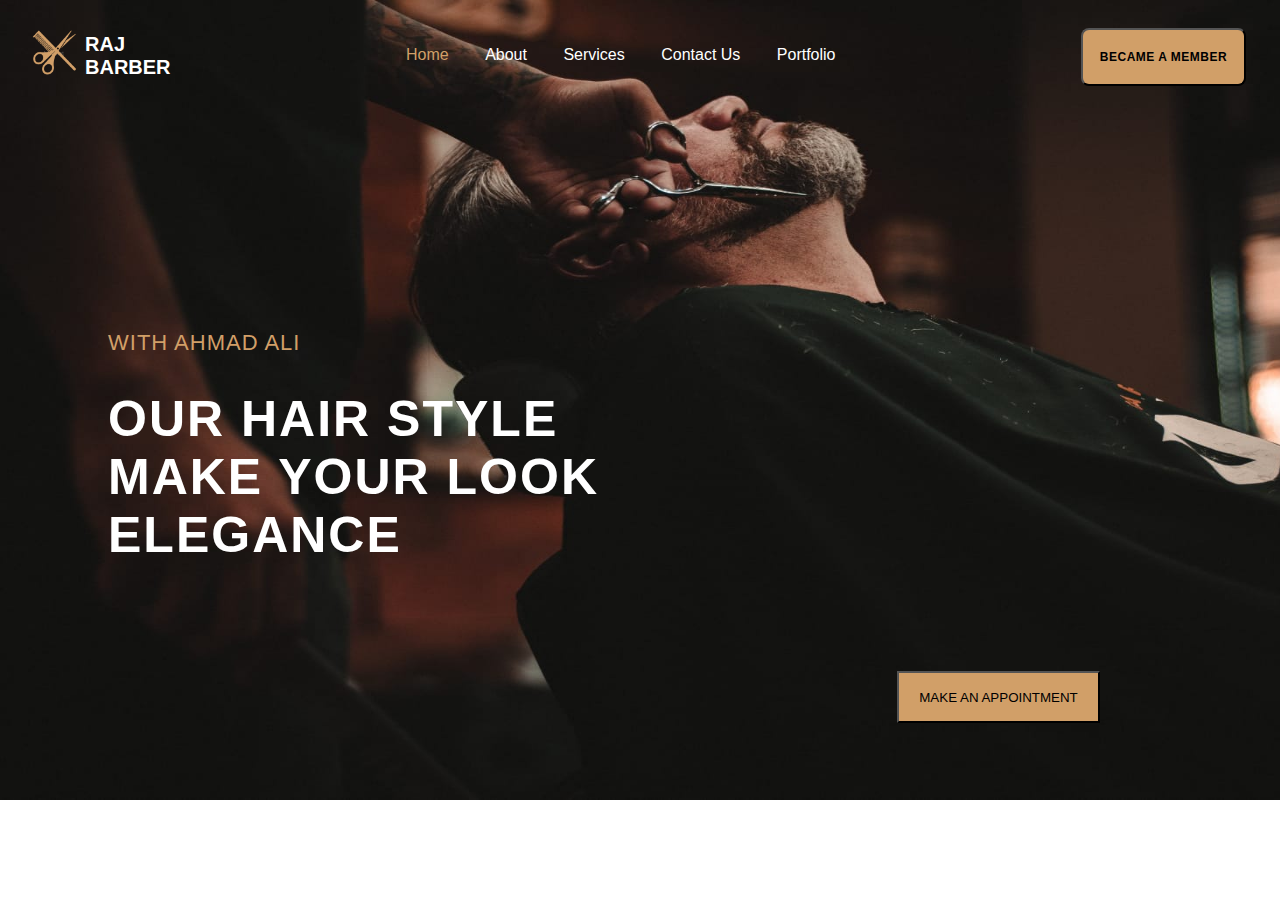
<file: basic barber website/index.html>
<!DOCTYPE html>
<html lang="en">

<head>
    <meta charset="UTF-8">
    <meta http-equiv="X-UA-Compatible" content="IE=edge">
    <meta name="viewport" content="width=device-width, initial-scale=1.0">
    <title>Raj Barber</title>
    <link rel="stylesheet" href="style.css">

    <style>
        body {
            background-image: url('img/bg2.jpeg');
            background-size: 1400px 800px;
            font-family: Arial, Helvetica, sans-serif;
            margin: 0px;
            padding: 0px;
            color: white;
            background-repeat: no-repeat;
        }
    </style>
</head>

<body>
    <header class="top">
        <a href="#">
            <div class="left">
                <img src="img/logo2.png" alt="logo">
                <h4 class="web-name">RAJ <br> BARBER</h4>
            </div>
        </a>
        <div class="mid">
            <ul class="navbar">
                <li><a href="#" class="active">Home</a> </li>
                <li><a href="#">About</a> </li>
                <li><a href="#">Services</a> </li>
                <li><a href="#">Contact Us</a> </li>
                <li><a href="#">Portfolio</a> </li>

            </ul>
        </div>
        <div class="right">
            <button class="btn"> BECAME A MEMBER</button>
        </div>
    </header>
    <div class="container">
        <span class="txt">WITH AHMAD ALI</span>
        <h1 id="heading">OUR HAIR STYLE MAKE YOUR LOOK ELEGANCE</h1>

        <div class="btn2">
            <button>MAKE AN APPOINTMENT</button>
        </div>
    </div>


</body>

</html>
</file>
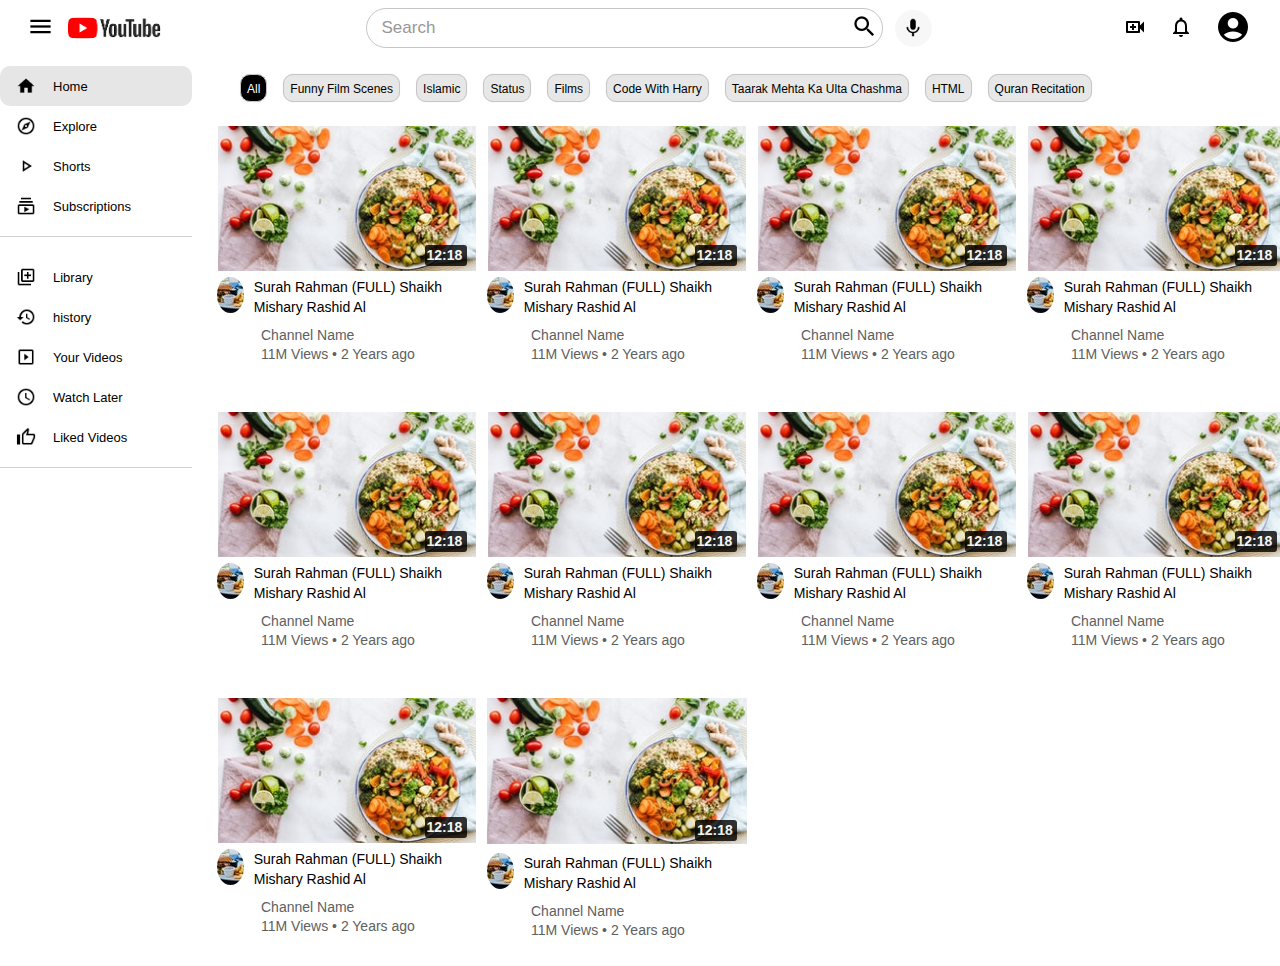
<file: basic youtube clone/index.html>
<!DOCTYPE html>
<html lang="en">

<head>
    <meta charset="UTF-8">
    <meta http-equiv="X-UA-Compatible" content="IE=edge">
    <meta name="viewport" content="width=device-width, initial-scale=1.0">
    <title>Youtube Clone</title>
    <link rel="stylesheet" href="style.css">
</head>

<body>
    <!-- Navbar -->
    <nav class="flexdiv">
        <div class="left flexdiv">
            <div class="menu-icon">
                <img src="img/menu-18.png" alt="">
            </div>
            <div class="logo">
                <img src="img/yt-logo.png" alt="">
            </div>
        </div>
        <div class="mid flexdiv">
            <div class="searchbox flexdiv">
                <input type="text" placeholder="Search">
                <div class="searchbtn">
                   <img src="img/search-18.png" alt="">
                </div>
            </div>
            <div class="mic-icon flexdiv">
                <img src="img/mic-18.png" alt="">
            </div>
        </div>
        <div class="right flexdiv">
            <div class="videocall-icon">
                <img src="img/videocall-24.png" alt="">
            </div>
            <div class="noti-icon">
                <img src="img/noti-24.png" alt="">
            </div>
            <div class="acc-icon">
                <img src="img/acc-24.png" alt="">
            </div>
        </div>
    </nav>
    <!-- End Navbar -->
    <!-- main-section -->
    <section id="main-section">
        <aside id="side-menu" class="flexdiv">
            <div class="items flexdiv">
                <div class="item" id="item-home">
                    <div>
                        <img src="img/home-18.png" alt="">
                    </div>
                    <span>Home</span>
                </div>
                <div class="item">
                    <div>
                        <img src="img/explorer-24.png" alt="">
                    </div>
                    <span>Explore</span>
                </div>
                <div class="item">
                    <div>
                        <img src="img/shorts-24.png" alt="">
                    </div>
                    <span>Shorts</span>
                </div>
                <div class="item">
                    <div>
                        <img src="img/subscriptions-24.png" alt="">
                    </div>
                    <span>Subscriptions</span>
                </div>
            </div>

            <div class="divider-3"></div>

            <div class="items">
                <div class="item">
                    <div>
                        <img src="img/library-24.png" alt="">
                    </div>
                    <span>Library</span>
                </div>
                <div class="item">
                    <div>
                        <img src="img/history-24.png" alt="">
                    </div>
                    <span>history</span>
                </div>
                <div class="item">
                    <div>
                    <img src="img/yourvideos-24.png" alt="">
                </div>
                    <span>Your Videos</span>
                </div>
                <div class="item">
                    <div>
                        <img src="img/watchlater-24.png" alt="">
                    </div>
                    <span>Watch Later</span>
                </div>
                <div class="item">
                    <div>
                        <img src="img/likedvid-24.png" alt="">
                    </div>
                    <span>Liked Videos</span>
                </div>
            </div>

            <div class="divider-3"></div>

        </aside>
    <!-- End Menu Bar  -->
    <!-- Events -->
        <section id="main-videos-section" class="flexdiv">
            <div id="events" class="flexdiv">
                <div class="event">
                <span>All</span>
                </div>
                <div class="event">
                    <span>Funny Film Scenes</span>
                </div>
                <div class="event">
                    <span>Islamic</span>
                </div>
                <div class="event">
                    <span>Status</span>
                </div>
                <div class="event">
                    <span>Films</span>
                </div>
                <div class="event">
                    <span>Code With Harry</span>
                </div>
                <div class="event">
                    <span>Taarak Mehta Ka Ulta Chashma</span>
                </div>
                <div class="event">
                    <span>HTML</span>
                </div>
                <div class="event">
                    <span>Quran Recitation</span>
                </div>
            </div>
        <!-- End Events -->
        <!-- video section -->
            <section id="videos-section" class="flexdiv"> 
                <div class="video-container flexdiv">
                    <div class="video-thumbnail">
                        <img src="img/video-thumbnail.jpg" alt="">
                    </div>
                    <div class="video-bottom-section">
                        <div class="video-title-and-logo">
                        <div class="channel-logo">
                            <img src="img/channel-logo.jpg" alt="">
                        </div>
                        <div class="video-title">
                            <p>Surah Rahman (FULL) Shaikh Mishary Rashid Al</p>
                        </div>
                    </div>
                        <div class="meta-data">
                        <div> <span>Channel Name</span></div>
                        <div> <span>11M Views</span>
                            <span>•</span>
                            <span>2 Years ago</span></div>
                        </div>

                    </div>
                </div>
                <div class="video-container flexdiv">
                    <div class="video-thumbnail">
                        <img src="img/video-thumbnail.jpg" alt="">
                    </div>
                    <div class="video-bottom-section">
                        <div class="video-title-and-logo">
                        <div class="channel-logo">
                            <img src="img/channel-logo.jpg" alt="">
                        </div>
                        <div class="video-title">
                            <p>Surah Rahman (FULL) Shaikh Mishary Rashid Al</p>
                        </div>
                    </div>
                        <div class="meta-data">
                        <div> <span>Channel Name</span></div>
                        <div> <span>11M Views</span>
                            <span>•</span>
                            <span>2 Years ago</span></div>
                        </div>

                    </div>
                </div>
                <div class="video-container flexdiv">
                    <div class="video-thumbnail">
                        <img src="img/video-thumbnail.jpg" alt="">
                    </div>
                    <div class="video-bottom-section">
                        <div class="video-title-and-logo">
                        <div class="channel-logo">
                            <img src="img/channel-logo.jpg" alt="">
                        </div>
                        <div class="video-title">
                            <p>Surah Rahman (FULL) Shaikh Mishary Rashid Al</p>
                        </div>
                    </div>
                        <div class="meta-data">
                        <div> <span>Channel Name</span></div>
                        <div> <span>11M Views</span>
                            <span>•</span>
                            <span>2 Years ago</span></div>
                        </div>

                    </div>
                </div>
                <div class="video-container flexdiv">
                    <div class="video-thumbnail">
                        <img src="img/video-thumbnail.jpg" alt="">
                    </div>
                    <div class="video-bottom-section">
                        <div class="video-title-and-logo">
                        <div class="channel-logo">
                            <img src="img/channel-logo.jpg" alt="">
                        </div>
                        <div class="video-title">
                            <p>Surah Rahman (FULL) Shaikh Mishary Rashid Al</p>
                        </div>
                    </div>
                        <div class="meta-data">
                        <div> <span>Channel Name</span></div>
                        <div> <span>11M Views</span>
                            <span>•</span>
                            <span>2 Years ago</span></div>
                        </div>

                    </div>
                </div>
                <div class="video-container flexdiv">
                    <div class="video-thumbnail">
                        <img src="img/video-thumbnail.jpg" alt="">
                    </div>
                    <div class="video-bottom-section">
                        <div class="video-title-and-logo">
                        <div class="channel-logo">
                            <img src="img/channel-logo.jpg" alt="">
                        </div>
                        <div class="video-title">
                            <p>Surah Rahman (FULL) Shaikh Mishary Rashid Al</p>
                        </div>
                    </div>
                        <div class="meta-data">
                        <div> <span>Channel Name</span></div>
                        <div> <span>11M Views</span>
                            <span>•</span>
                            <span>2 Years ago</span></div>
                        </div>

                    </div>
                </div>
                <div class="video-container flexdiv">
                    <div class="video-thumbnail">
                        <img src="img/video-thumbnail.jpg" alt="">
                    </div>
                    <div class="video-bottom-section">
                        <div class="video-title-and-logo">
                        <div class="channel-logo">
                            <img src="img/channel-logo.jpg" alt="">
                        </div>
                        <div class="video-title">
                            <p>Surah Rahman (FULL) Shaikh Mishary Rashid Al</p>
                        </div>
                    </div>
                        <div class="meta-data">
                        <div> <span>Channel Name</span></div>
                        <div> <span>11M Views</span>
                            <span>•</span>
                            <span>2 Years ago</span></div>
                        </div>

                    </div>
                </div>
                <div class="video-container flexdiv">
                    <div class="video-thumbnail">
                        <img src="img/video-thumbnail.jpg" alt="">
                    </div>
                    <div class="video-bottom-section">
                        <div class="video-title-and-logo">
                        <div class="channel-logo">
                            <img src="img/channel-logo.jpg" alt="">
                        </div>
                        <div class="video-title">
                            <p>Surah Rahman (FULL) Shaikh Mishary Rashid Al</p>
                        </div>
                    </div>
                        <div class="meta-data">
                        <div> <span>Channel Name</span></div>
                        <div> <span>11M Views</span>
                            <span>•</span>
                            <span>2 Years ago</span></div>
                        </div>

                    </div>
                </div>
                <div class="video-container flexdiv">
                    <div class="video-thumbnail">
                        <img src="img/video-thumbnail.jpg" alt="">
                    </div>
                    <div class="video-bottom-section">
                        <div class="video-title-and-logo">
                        <div class="channel-logo">
                            <img src="img/channel-logo.jpg" alt="">
                        </div>
                        <div class="video-title">
                            <p>Surah Rahman (FULL) Shaikh Mishary Rashid Al</p>
                        </div>
                    </div>
                        <div class="meta-data">
                        <div> <span>Channel Name</span></div>
                        <div> <span>11M Views</span>
                            <span>•</span>
                            <span>2 Years ago</span></div>
                        </div>

                    </div>
                </div>
                <div class="video-container flexdiv">
                    <div class="video-thumbnail">
                        <img src="img/video-thumbnail.jpg" alt="">
                    </div>
                    <div class="video-bottom-section">
                        <div class="video-title-and-logo">
                        <div class="channel-logo">
                            <img src="img/channel-logo.jpg" alt="">
                        </div>
                        <div class="video-title">
                            <p>Surah Rahman (FULL) Shaikh Mishary Rashid Al</p>
                        </div>
                    </div>
                        <div class="meta-data">
                        <div> <span>Channel Name</span></div>
                        <div> <span>11M Views</span>
                            <span>•</span>
                            <span>2 Years ago</span></div>
                        </div>

                    </div>
                </div>
                <div class="video-container">
                    <div class="video-thumbnail">
                        <img src="img/video-thumbnail.jpg" alt="">
                    </div>
                    <div class="video-bottom-section">
                        <div class="video-title-and-logo">
                        <div class="channel-logo">
                            <img src="img/channel-logo.jpg" alt="">
                        </div>
                        <div class="video-title">
                            <p>Surah Rahman (FULL) Shaikh Mishary Rashid Al</p>
                        </div>
                    </div>
                        <div class="meta-data">
                        <div> <span>Channel Name</span></div>
                        <div> <span>11M Views</span>
                            <span>•</span>
                            <span>2 Years ago</span></div>
                        </div>
                    </div>
            </section>
        </section> 
    <!-- End Video Section  -->
    </section>
</body>
</html>
</file>
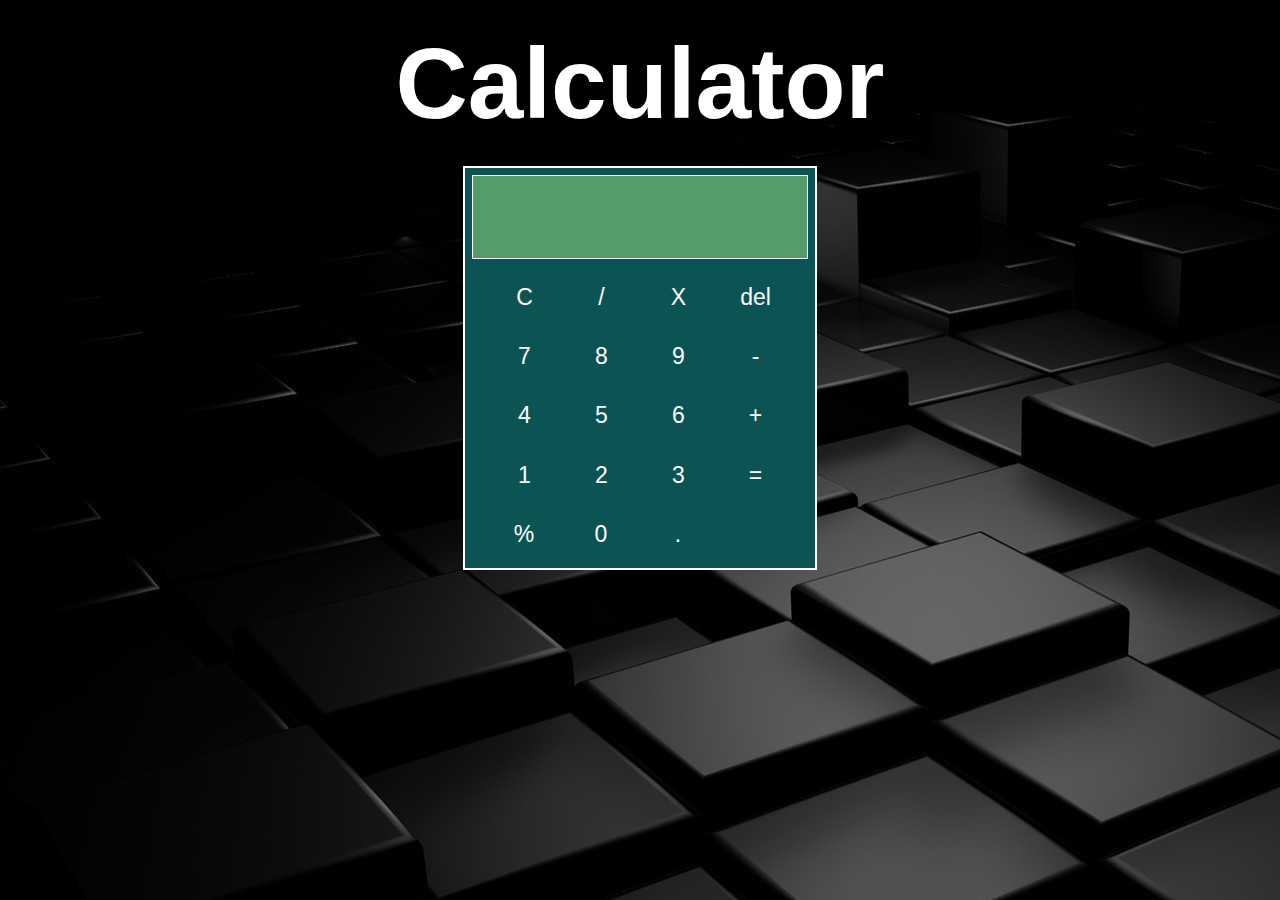
<file: calculator design/index.html>
<!DOCTYPE html>
<html lang="en">

<head>
    <meta charset="UTF-8">
    <meta http-equiv="X-UA-Compatible" content="IE=edge">
    <meta name="viewport" content="width=device-width, initial-scale=1.0">
    <title>Calculator</title>
    <link rel="stylesheet" href="style.css">
</head>

<body>
    <h2>Calculator</h2>

    <div class="container">
        <input type="text">



        <div class="buttons">C</div>
        <div class="buttons">/</div>
        <div class="buttons">X</div>
        <div class="buttons">del</div>
        <div class="buttons">7</div>
        <div class="buttons">8</div>
        <div class="buttons">9</div>
        <div class="buttons">-</div>
        <div class="buttons">4</div>
        <div class="buttons">5</div>
        <div class="buttons">6</div>
        <div class="buttons">+</div>
        <div class="buttons">1</div>
        <div class="buttons">2</div>
        <div class="buttons">3</div>
            <div class="buttons">=</div>
        <div class="lastrow">
            <div class="buttons">%</div>
            <div class="buttons">0</div>
            <div class="buttons">.</div>
        </div>
    </div>
</body>

</html>
</file>
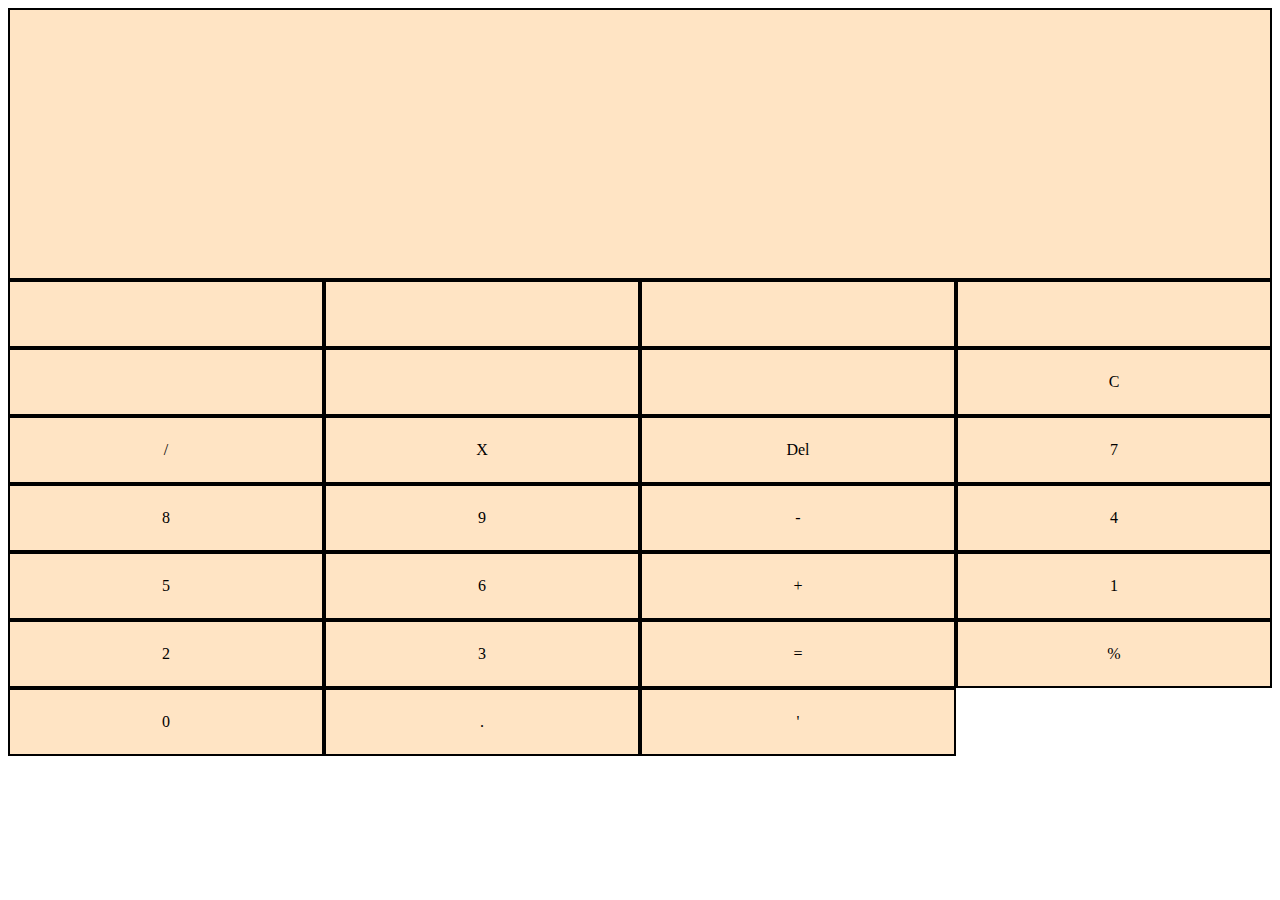
<file: calculator design/new.html>
<html lang="en">
<head>
    <meta charset="UTF-8">
    <meta http-equiv="X-UA-Compatible" content="IE=edge">
    <meta name="viewport" content="width=device-width, initial-scale=1.0">
    <title>calculator</title>
    <style>
        .container{
            display: grid;
            grid-template-columns: 1fr 1fr 1fr 1fr;
            grid-template-rows: 1fr 1fr 1fr 1fr 1fr 1fr 1fr;
           
        }
        .item{
            border: 2px solid black;
            background-color: bisque;
            padding: 23px;
            text-align: center;
        }
        .item:first-child{
            grid-column-start: 1;
            grid-column-end: 5;
            grid-row-start: 1;
            grid-row-end: 5;
        }
    </style>
</head>
<body>
    <div class="container">
        <div class="item"></div>
        <div class="item"></div>
        <div class="item"></div>
        <div class="item"></div>
        <div class="item"></div>
        <div class="item"></div>
        <div class="item"></div>
        <div class="item"></div>
        <div class="item">C</div>
        <div class="item">/</div>
        <div class="item">X</div>
        <div class="item">Del</div>
        <div class="item">7</div>
        <div class="item">8</div>
        <div class="item">9</div>
        <div class="item">-</div>
        <div class="item">4</div>
        <div class="item">5</div>
        <div class="item">6</div>
        <div class="item">+</div>
        <div class="item">1</div>
        <div class="item">2</div>
        <div class="item">3</div>
        <div class="item">=</div>
        <div class="item">%</div>
        <div class="item">0</div>
        <div class="item">.</div>
        <div class="item">'</div>
    </div>
</body>
</html>
</file>
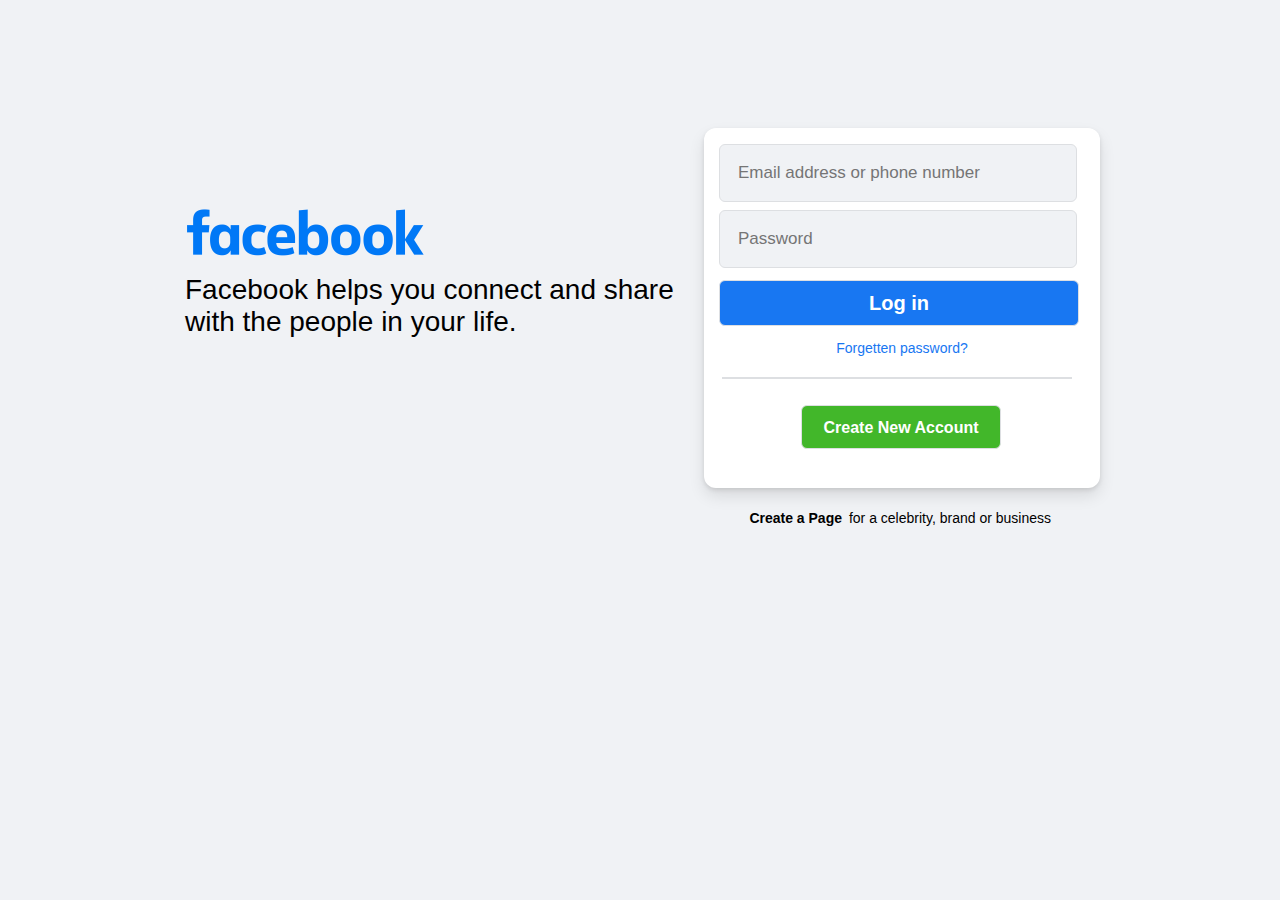
<file: facebook login page clone/facebook.html>
<!DOCTYPE html>
<html lang="en">
<head>
    <meta charset="UTF-8">
    <meta http-equiv="X-UA-Compatible" content="IE=edge">
    <meta name="viewport" content="width=device-width, initial-scale=1.0">
    <title>Facebook Clone</title>
    <link rel="stylesheet" href="facebook.css">
</head>
<body>
    <img src="Facebook-Logo.png" alt="facebook" class="logo">

    <div class="textbox">
        <H2>
            Facebook helps you connect and share <br> with the people in your life.
        </H2>
</div>

<div class="container">
<div class="form">
<input type="text" class="text" placeholder="Email address or phone number"> <br>
<input type="text" class="text" placeholder="Password"> <br>
</div>
<Button>
    Log in
</Button>
<p class="forget">Forgetten password?</p>

<div class="line"></div>
<button class="create">Create New Account</button>
</div>
<div class="last">Create a Page</div>
<div class="last2">for a celebrity, brand or business</div>
</body>
</html>
</file>
<file: basic barber website/style.css>
.left {

    position: absolute;
    top: 28px;
    left: 30px;
    height: 54px;
    width: 150px;

}

.left img {
    width: 48px;
    height: 50px;

}

.web-name {
    margin: -49px 55px;
    font-family: Arial, Helvetica, sans-serif;
    font-weight: bold;
    font-size: 20px;
    color: white
}


.mid {

    display: block;
    width: 580px;
    margin: 30px auto;
}

.navbar {
    display: inline-block;


}

.navbar li {
    display: inline-block;
    color: white;

}

.navbar li a {
    color: white;
    text-decoration: none;
    padding: 0px 16px;
    font-family: Arial, Helvetica, sans-serif;

}

.navbar li a:hover,
.navbar li a.active {
    color: #d19f68;
}



.right {

    position: absolute;
    top: 28px;
    right: 34px;
    width: 165px;
    height: 58px;
}

.btn {
    width: 165px;
    height: 58px;
    position: relative;
    background-color: #d19f68;
    color: black;
    font-family: Arial, Helvetica, sans-serif;
    font-weight: bold;
    font-size: 12px;
    letter-spacing: 0.5px;
    cursor: pointer;
    border-radius: 8px;

}

.btn:hover {
    background-color: #b38758;
    color: white;
}

.container {

    margin: 220px 48px;
    padding: 0px 60px;
    width: 40%;
    margin-top: 250px;
}

.txt {
    color: #d19f68;
    font-family: Arial, Helvetica, sans-serif;
    letter-spacing: 1px;
    font-size: 22px;
}

#heading {

    font-size: 50px;
    letter-spacing: 2px;

}

.btn2 button {
    float: right;
    margin-top: 74px;
    margin-right: -480px;
    width: 203px;
    height: 52px;
    background-color: #d19f68;
    color: black;
    cursor: pointer;
}

.btn2 button:hover {
    color: white;
    background-color: #b18454;
}
</file>
<file: basic youtube clone/style.css>
*{
    margin: 0;
    padding: 0;
    font-family: Arial, Helvetica, sans-serif;
    box-sizing: border-box;
}
body{
    background-color: #fff;
    font-size: 14px;
}
a{
    text-decoration: none;
}
img{
    width: 100%;
    height: 100%;
    object-fit: cover;
    cursor: pointer;
}
span{
    cursor: pointer;
}
.flexdiv{
    display: flex;
    align-items: center;
}
/* navbar */
nav{
    justify-content: space-between;
    margin-top: 8px;
}
nav .left{
    margin-left: 27px;
}
nav .logo{
    width: 120px;
    height: 40px;
}
nav .mid{
    justify-content: center;
}
nav .mid .searchbox{
    height: 40px; 
    border: 1px solid #c6c6c6;
    border-radius: 30px;
}
nav .mid .searchbox input{
    width: 480px;
    height: 40px;
    padding: 5px 15px;
    font-size: 17px;
    background: transparent;
    border: none;
}

nav .mid .searchbox input:focus{
    border-radius: 30px;
    outline: none;
    border: 1px solid #448dec;
    box-shadow: 0 0 0 2px #e7f3ff;
}

::placeholder{
    color: #999797;
    font-weight: 300;
}
.searchbox .searchbtn{
    margin: 0px 4px;
}
.searchbox .searchbtn:hover{
    background-color: rgb(231, 228, 228);
}
.mid .mic-icon{
    justify-content: center;
    width: 37px;
    height: 37px;
    margin-left: 12px;
    background-color: #ececec67;
    border-radius: 50%;
}
.mid .mic-icon img{
    height: 22px;
    width: 22px;
}
.right{
    width: 128px;
    justify-content: space-between;
    margin-right: 29px;
}
/* end navbar */
/* Main Section */
#main-section{
    width: 100%;
    display: flex;
    justify-content: space-between;
}
/* side-menu */
#side-menu{
    flex-direction: column;
    margin-top: 8px;
    width: 15em;
    height: 100vh;
}
.items{
    flex-direction: column;
    margin-top: 10px;
    width: 100%;
}
#item-home{
    background-color: rgba(194, 193, 193, 0.4);
}
#item-home:hover{
    background-color: rgba(117, 116, 116, 0.7);
}
.item{
    display: flex;
    align-items: center;
    justify-content:flex-start;
    width: 100%;
    height: 40px;
    border-radius: 10px;
    cursor: pointer;
    padding-left: 16px;
}
.item:hover{
    background-color: #e9e7e7;
}
.item div{
    width: 20px;
    height: 20px;
}

.item span{
    font-size: 13px;
    margin-left: 17px;
    font-weight: 300;
} 
.divider-3{
    width: 100%;
    height: 1px;
    background-color: #d2d2d2;
    margin: 10px 0px;
}
/* end side menu */

/* main-videos-section */
#main-videos-section{
    flex-direction: column;
    width: 85em;
    margin-top: 10px;
}
/* events */
#events{
    padding-left: 40px;
    width: 100%;
    height: 40px;
    margin-top: 10px;
}
#events .event{
    width: fit-content;
    height: fit-content;
    padding: 5px 6px;
    border-radius: 10px;
    margin: 4px 8px;
    background-color: #e7e7e7;
    border: 1px solid #c6c6c6;
    box-shadow: 0px 0px 1px rgba(187, 187, 187, 0.5);
}
#events .event:nth-child(1){
    background-color: black;
    color: white;
}
#events .event:hover:nth-child(1){
    background-color: black;
    color: white;
}
#events .event:hover{
    background-color: #ddd;
}
#events .event span{
    font-size: 12px;
}

/* End Events */
/* Videos Section */
#videos-section{
    flex-wrap: wrap;
    width: 100%;
    height: fit-content;
}
.video-container{
    flex-direction: column;
    margin: 18px 5px;
    width: 260px;
    height: 250px;
    position: relative;
    left: 20px;
    cursor: pointer;
}
.video-thumbnail{
    position: relative;
}
.video-thumbnail::after{
    content: '12:18';
    color: white;
    background-color: black;
    width: 38px;
    padding: 2px;
    height: 17px;
    border-radius: 3px;
    opacity: .8;
    font-weight: 600;
    top: 82%;
    left: 80%;
    position: absolute;
}
.video-title-and-logo{
    display: flex;
    margin-top: 6px;
}
.video-title-and-logo p{
    margin-left: 10px;
}
.video-container .channel-logo{
    width: 36px;
    height: 36px;
    
}
.video-container .channel-logo img{
    border-radius: 50%;
    object-fit: cover;
}
.video-title{
    font-weight: 500;
    line-height: 20px;
    font-family: 'Roboto', sans-serif;
}
.meta-data{
    margin: 10px 0px;
    margin-left: 44px;
    color: rgb(96, 96, 96);
}
.meta-data span{
    margin: 6px 0px;
}
.meta-data div:nth-child(2){
    margin-top: 3px; 
} 

/* End Videos Section */
</file>
<file: calculator design/style.css>
body{
    margin: 0;
    padding: 0;
    font-family: Arial, Helvetica, sans-serif;
    background-image: url(bg.jpg);
    color: white;
}
h2{
    text-align: center;
    margin: 2%;
    font-size: 100px;
    
}

.container{
    border: 2px solid white;
    display: flex;
    flex-wrap: wrap;
    width: 350px;
    height: 400px;
    justify-content: center;
    
    margin: auto;
    background-color: #0c5454;
}
input{
    border: 1px solid white;
    margin: 7px;
    width: 350px;
    height: 80px;
    background-color: #559b6b;
    color: white;
}
.buttons{

height: 30px;
width: 65px;
margin: 12px 6px;
cursor: pointer;
text-align: center;
font-size: 23px;
}
.lastrow{
    display: flex;
    margin-right: 78px;
}
</file>
<file: facebook login page clone/facebook.css>
*{
    margin: 0%;
    padding: 0%;
background-color: #f0f2f5;
font-family: Arial, Helvetica, sans-serif;
}

.logo{
    width: 240px;
    height: 135px;
    margin-top: 165px;
    margin-bottom: -210px;
    margin-left: 185px;
    font-weight: bolder;
}

.textbox{
    margin-top: 180px;
    margin-left: 185px;
    
}

h2{
    font-size: 28px;
    font-weight: normal;
    line-height: 32px;
    width: 500px;
    
}

.container{
    width: 396px;
    height: 360px;
    float: right;
    margin-top: -210px;
    margin-right: 180px;
    background-color: white;
    border-radius: 12px;
    box-shadow: 0 2px 4px rgb(0 0 0 / 10%), 0 8px 16px rgb(0 0 0 / 10%);
}
.form{
    float: right;
    width: 100%;
    background-color: white;
    margin-top: 8px;
    border-radius: 12px;
    
}

.form input{
    padding: 18px;
    width: 320px;
    margin-top: 8px;
    margin-left: 15px;
    margin-right: 15px;
    border-radius: 6px;
    font-size: 17px;
    border: 1px solid #dddfe2;
    
}

button{
    padding: 16px;
    width: 360px;
    margin-left: 15px;
    margin-right: 15px;
    margin-top: 12px;
    text-align: center;
    background-color: #1877f2;
    border-radius: 6px;
    color: #fff;
    font-family: Arial, Helvetica, sans-serif;
    font-size: 20px;
    font-weight: bold;
    line-height: 12px;
    border: 1px solid #dddfe2;
    
}

.forget{
    margin-top: 14px;
    color: #1877f2;
    font-size: 14px;
    text-align: center;
    background-color: white;
    
}
.line{
    border: 1px solid #dddfe2;
    width: 88%;
    margin: 21px 18px;


}
.create{
    margin: 5px 97px;
    width: 200px;
    height: 44px;
    background-color: #42b72a;
    color: white;
    border-radius: 6px;
    text-align: center;
    font-size: 16px;
}
.last{
    margin: 172px -138px;
    float: right;
    
    font-size: 14px;
    font-weight: bold;
}
.last2{
    margin: 172px -347px;
    float: right;
    
    font-size: 14px;
}
</file>
